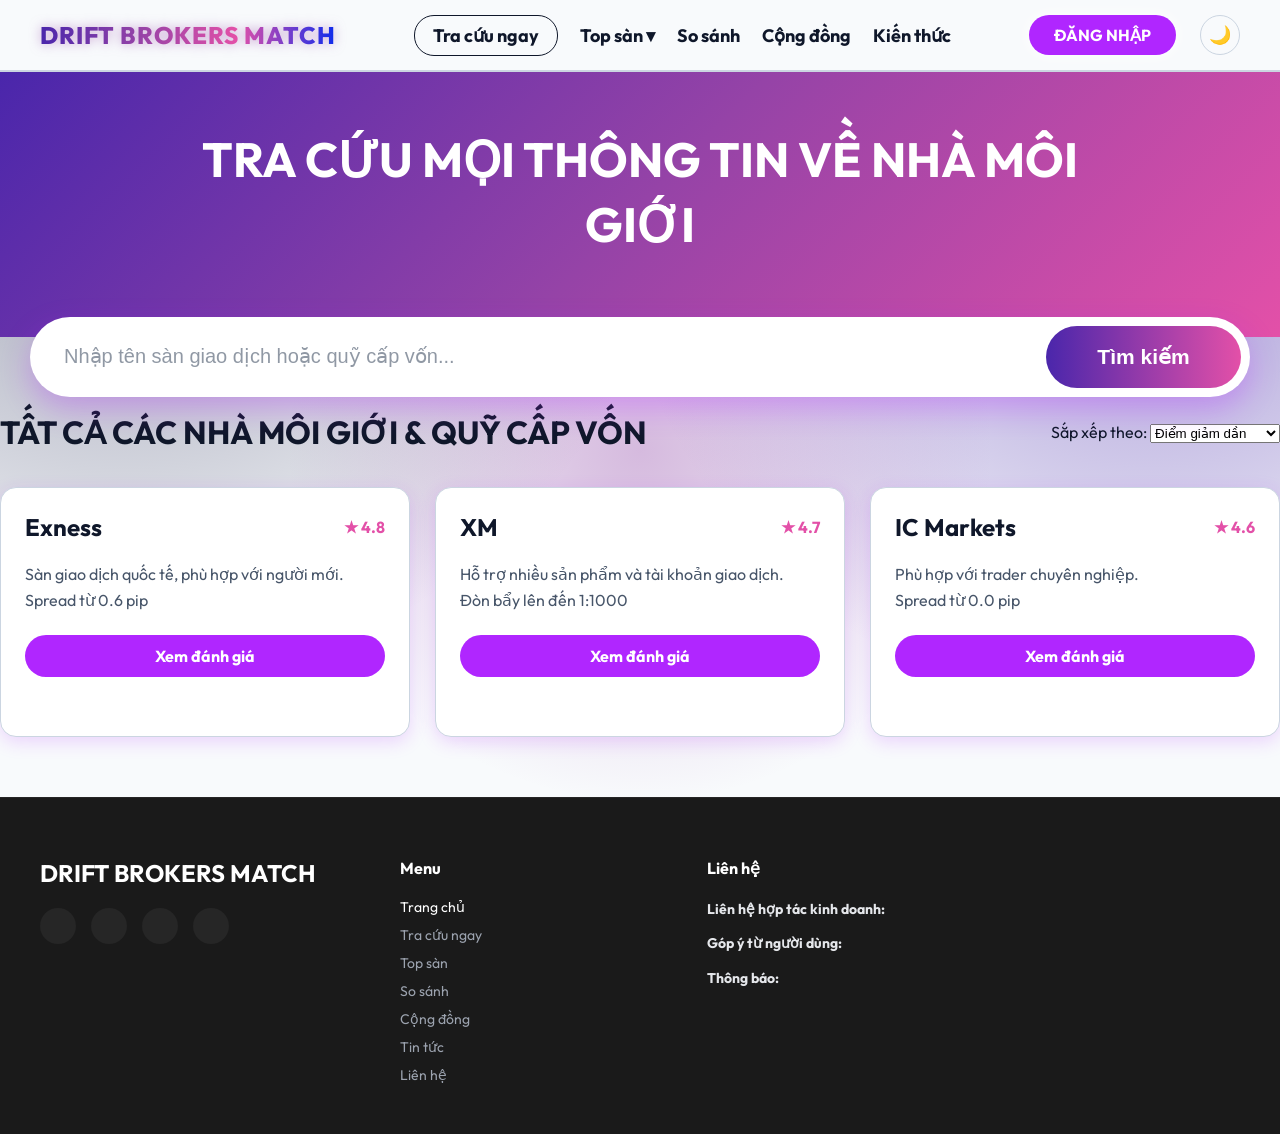
<file: index/tracuu.html>
<!DOCTYPE html>
<html lang="vi">
    <head>
        <meta charset="UTF-8">
        <title>Tra cứu Môi giới - Drift Brokers</title>
        <link rel="preconnect" href="https://fonts.googleapis.com">
        <link rel="preconnect" href="https://fonts.gstatic.com" crossorigin>
        <link href="https://fonts.googleapis.com/css2?family=Outfit:wght@400;500;600;700;800&display=swap" rel="stylesheet">
        <link rel="stylesheet" href="../Style/tracuu.css">
    </head>
    <body>
        <!--#region 1. THANH MENU (Giống hệt trang chủ để giữ sự liền mạch) -->
        <header id="site-header" class="navbar"></header>
        <!--#endregion -->
        <!--#region 2. BANNER TÌM KIẾM -->
        <section class="search-banner">
            <h2>TRA CỨU MỌI THÔNG TIN VỀ NHÀ MÔI GIỚI</h2>
            <div class="search-box">
                <input type="text" placeholder="Nhập tên sàn giao dịch hoặc quỹ cấp vốn...">
                <button>Tìm kiếm</button>
            </div>
        </section>
        <!--#endregion -->
        <!--#region 3. DANH SÁCH LƯỚI 3 CỘT -->
        <section class="broker-list-section">
            <div class="section-header">
                <h3>TẤT CẢ CÁC NHÀ MÔI GIỚI & QUỸ CẤP VỐN</h3>
                <div class="sort-box">
                    <span>Sắp xếp theo:</span>
                    <select class="neon-select">
                        <option>Điểm giảm dần</option>
                        <option>Lượt đánh giá cao</option>
                    </select>
                </div>
            </div>
                <div class="broker-grid">
            <div class="neon-card">
                <div class="card-top">
                    <h3>Exness</h3>
                    <span>★ 4.8</span>
                </div>
                <div class="card-body">
                    <p>Sàn giao dịch quốc tế, phù hợp với người mới.</p>
                    <p>Spread từ 0.6 pip</p>
                </div>
                <a href="#" class="btn-card-action">Xem đánh giá</a>
            </div>

            <div class="neon-card">
                <div class="card-top">
                    <h3>XM</h3>
                    <span>★ 4.7</span>
                </div>
                <div class="card-body">
                    <p>Hỗ trợ nhiều sản phẩm và tài khoản giao dịch.</p>
                    <p>Đòn bẩy lên đến 1:1000</p>
                </div>
                <a href="#" class="btn-card-action">Xem đánh giá</a>
            </div>

            <div class="neon-card">
                <div class="card-top">
                    <h3>IC Markets</h3>
                    <span>★ 4.6</span>
                </div>
                <div class="card-body">
                    <p>Phù hợp với trader chuyên nghiệp.</p>
                    <p>Spread từ 0.0 pip</p>
                </div>
                <a href="#" class="btn-card-action">Xem đánh giá</a>
            </div>
        </div>
        </section>
        <!--#endregion -->
        <footer class="site-footer">
            <div class="footer-container">    
                <div class="footer-col footer-brand">
                    <h2 class="footer-logo">DRIFT BROKERS MATCH</h2>
                    <div class="social-icons">
                        <a href="https://www.facebook.com/" target="_blank"><i class="fab fa-facebook-f"></i></a>
                        <a href="https://x.com/?lang=vi" target="_blank"><i class="fab fa-twitter"></i></a>
                        <a href="https://www.instagram.com/" target="_blank"><i class="fab fa-instagram"></i></a>
                        <a href="https://www.youtube.com/" target="_blank"><i class="fab fa-youtube"></i></a>
                    </div>
                </div>
                <div class="footer-col">
                    <h3>Menu</h3>
                    <ul class="footer-menu">
                        <li><a href="#" class="active">Trang chủ</a></li>
                        <li><a href="#">Tra cứu ngay</a></li>
                        <li><a href="#">Top sàn</a></li>
                        <li><a href="#">So sánh</a></li>
                        <li><a href="#">Cộng đồng</a></li>
                        <li><a href="#">Tin tức</a></li>
                        <li><a href="#">Liên hệ</a></li>
                    </ul>
                </div>
                <div class="footer-col footer-contact">
                    <h3>Liên hệ</h3>
                    <p><strong>Liên hệ hợp tác kinh doanh:</strong> </p>
                    <p><strong>Góp ý từ người dùng:</strong> </p>
                    <p><strong>Thông báo:</strong> </p>
                </div>
            </div>
        </footer>
        <script src="../script.js"></script>
    </body>
</html>
</file>
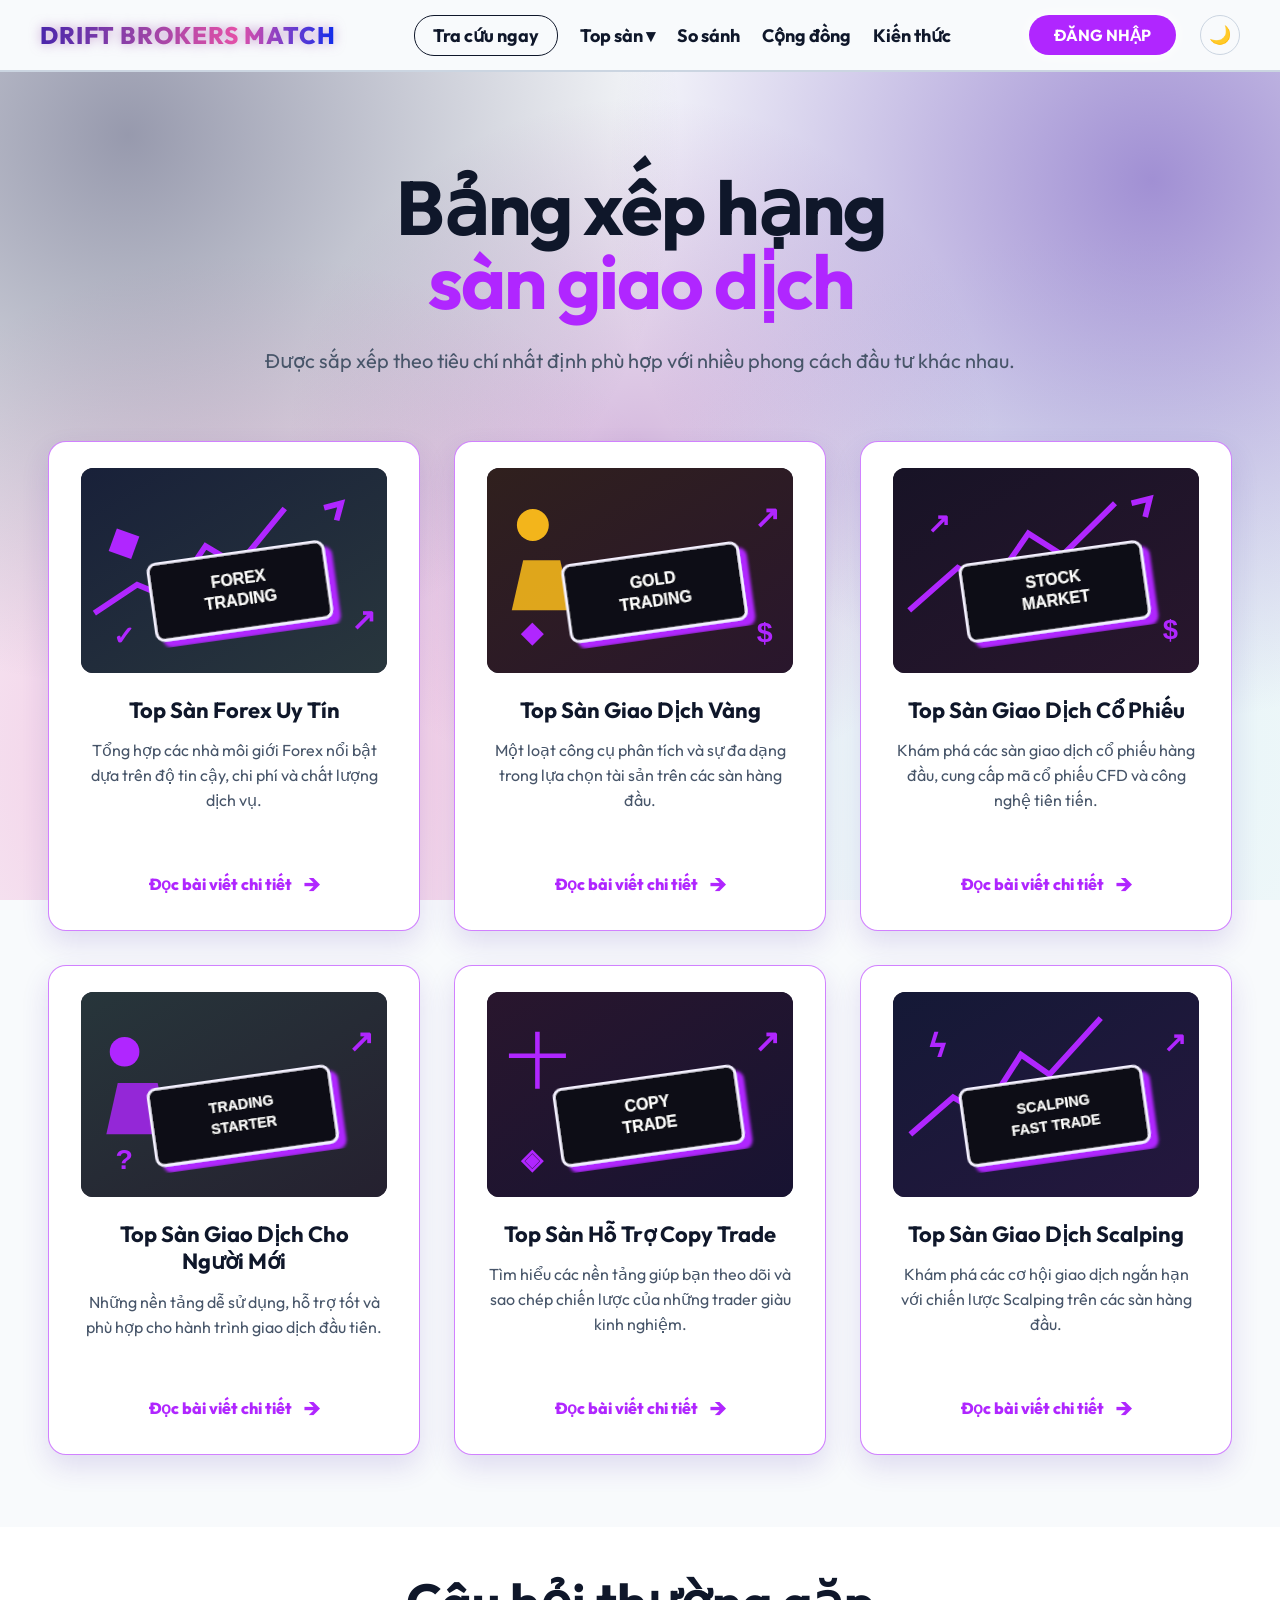
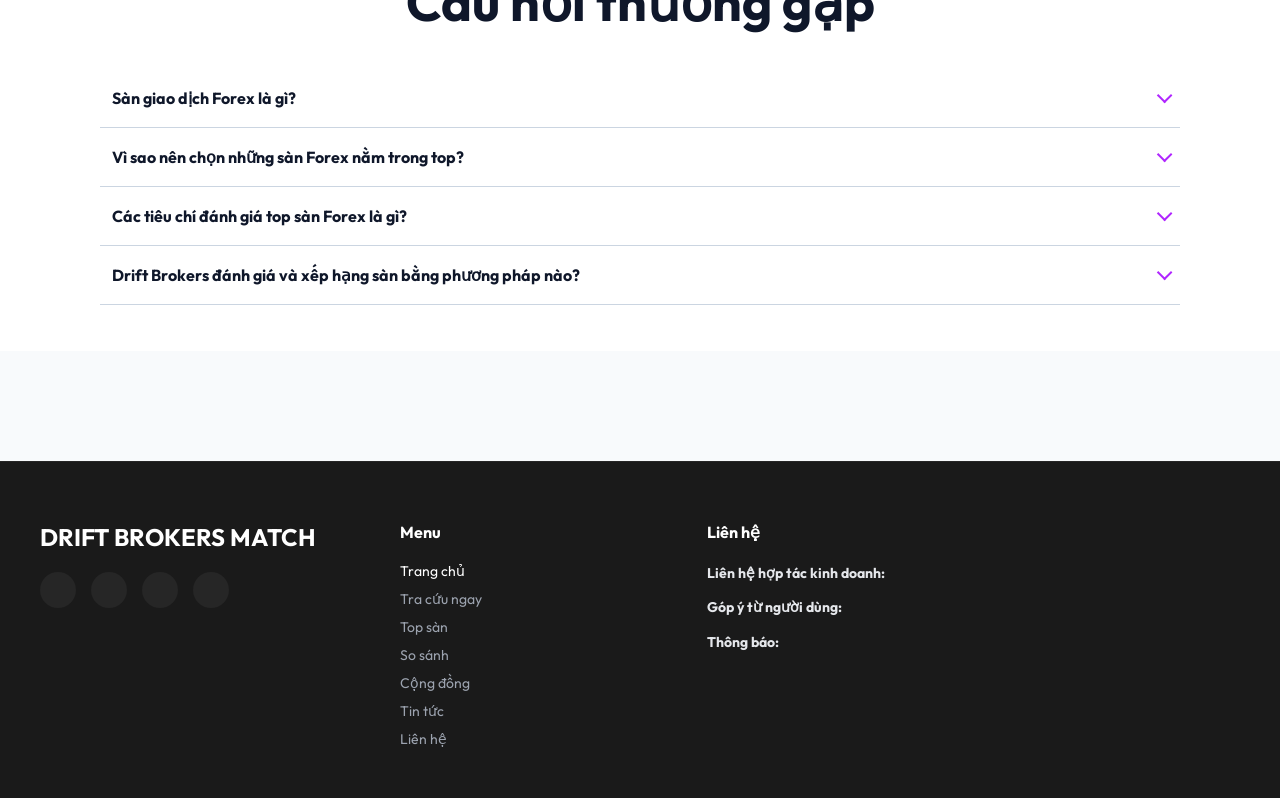
<file: index/topsan/topsan.html>
<!DOCTYPE html>
<html lang="vi">
    <!--#region 1. PHẦN HEAD VÀ KHAI BÁO TRANG -->
    <head>
        <meta charset="UTF-8">
        <title> Drift Brokers Match- Nền Tảng Việt Nam </title>
        <link rel="preconnect" href="https://fonts.googleapis.com">
        <link rel="preconnect" href="https://fonts.gstatic.com" crossorigin>
        <link href="https://fonts.googleapis.com/css2?family=Outfit:wght@400;500;600;700;800&display=swap" rel="stylesheet">
        <link rel="stylesheet" href="../../Style/topsan.css">
    </head>
    <!--#endregion -->
    <body>
        <!--#region 2. THANH MENU -->
        <header id="site-header" class="navbar"></header>
        <!--#endregion -->
        <!--#region 3. PHẦN GIỚI THIỆU TOP SÀN -->
        <main class="topsan-page">
            <section class="topsan-intro topsan-intro--center">
                <h1>Bảng xếp hạng<br><span>sàn giao dịch</span></h1>
                <p class="intro-copy">Được sắp xếp theo tiêu chí nhất định phù hợp với nhiều phong cách đầu tư khác nhau.</p>
            </section>
            <!--#endregion -->
            <!--#region 4. DANH SÁCH CÁC CHỦ ĐỀ TOP SÀN -->
            <section class="category-grid" aria-label="Các bảng xếp hạng sàn giao dịch">
                <!-- Ô chủ đề 1: Forex -->
                <a class="category-card" href="../topsan/Topsanforexuytin.html">
                    <div class="category-art"><img src="../../images/top-forex.svg" alt="Minh họa Top Sàn Forex Uy Tín"></div>
                    <h2>Top Sàn Forex Uy Tín</h2>
                    <p>Tổng hợp các nhà môi giới Forex nổi bật dựa trên độ tin cậy, chi phí và chất lượng dịch vụ.</p>
                    <span class="category-link">Đọc bài viết chi tiết <b>→</b></span>
                </a>
                <!-- Ô chủ đề 2: Vàng -->
                <a class="category-card" href="../tracuu.html?category=vàng">
                    <div class="category-art"><img src="../../images/top-vang.svg" alt="Minh họa Top Sàn Giao Dịch Vàng"></div>
                    <h2>Top Sàn Giao Dịch Vàng</h2>
                    <p>Một loạt công cụ phân tích và sự đa dạng trong lựa chọn tài sản trên các sàn hàng đầu.</p>
                    <span class="category-link">Đọc bài viết chi tiết <b>→</b></span>
                </a>
                <!-- Ô chủ đề 3: Cổ phiếu -->
                <a class="category-card" href="../tracuu.html?category=co-phieu">
                    <div class="category-art"><img src="../../images/top-co-phieu.svg" alt="Minh họa Top Sàn Giao Dịch Cổ Phiếu"></div>
                    <h2>Top Sàn Giao Dịch Cổ Phiếu</h2>
                    <p>Khám phá các sàn giao dịch cổ phiếu hàng đầu, cung cấp mã cổ phiếu CFD và công nghệ tiên tiến.</p>
                    <span class="category-link">Đọc bài viết chi tiết <b>→</b></span>
                </a>
                <!-- Ô chủ đề 4: Người mới -->
                <a class="category-card" href="../tracuu.html?category=nguoi-moi">
                    <div class="category-art"><img src="../../images/top-nguoi-moi.svg" alt="Minh họa Top Sàn Giao Dịch Cho Người Mới"></div>
                    <h2>Top Sàn Giao Dịch Cho Người Mới</h2>
                    <p>Những nền tảng dễ sử dụng, hỗ trợ tốt và phù hợp cho hành trình giao dịch đầu tiên.</p>
                    <span class="category-link">Đọc bài viết chi tiết <b>→</b></span>
                </a>
                <!-- Ô chủ đề 5: Copy trade -->
                <a class="category-card" href="../tracuu.html?category=copy-trade">
                    <div class="category-art"><img src="../../images/top-copy-trade.svg" alt="Minh họa Top Sàn Hỗ Trợ Copy Trade"></div>
                    <h2>Top Sàn Hỗ Trợ Copy Trade</h2>
                    <p>Tìm hiểu các nền tảng giúp bạn theo dõi và sao chép chiến lược của những trader giàu kinh nghiệm.</p>
                    <span class="category-link">Đọc bài viết chi tiết <b>→</b></span>
                </a>
                <!-- Ô chủ đề 6: Scalping -->
                <a class="category-card" href="../tracuu.html?category=scalping">
                    <div class="category-art"><img src="../../images/top-scalping.svg" alt="Minh họa Top Sàn Giao Dịch Scalping"></div>
                    <h2>Top Sàn Giao Dịch Scalping</h2>
                    <p>Khám phá các cơ hội giao dịch ngắn hạn với chiến lược Scalping trên các sàn hàng đầu.</p>
                    <span class="category-link">Đọc bài viết chi tiết <b>→</b></span>
                </a>
            </section>
            <!--#endregion -->
            <!--#region 5. CÂU HỎI THƯỜNG GẶP -->
            <section class="faq-section" aria-labelledby="faq-title">
                <h2 id="faq-title">Câu hỏi thường gặp</h2>
                <div class="faq-list">
                    <details>
                        <summary>Sàn giao dịch Forex là gì?</summary>
                        <p>Sàn giao dịch Forex (Forex Exchange) là nền tảng cho phép nhà đầu tư mua và bán các cặp tiền tệ trên thị trường tài chính, nhà đầu tư có thể mua và bán các cặp tiền tệ này với hy vọng kiếm lời từ sự biến động của tỷ giá hối đoái. Hầu hết các sàn Forex đều được gọi là “Brokers - Sàn môi giới” họ cung cấp hệ thống để người nhà đầu tư có thể giam gia thực hiện giao dịch mua bán.</p>
                    </details>
                    <details>
                        <summary>Vì sao nên chọn những sàn Forex nằm trong top?</summary>
                        <p>Những sàn giao dịch hàng đầu sẽ có những đảm bảo được các tiêu chí như: An toàn và tin cậy, đa dạng về sản phẩm và cặp tiền tệ, phí giao dịch hợp lý, nền tảng giao dịch tiên tiến, hỗ trợ khách hàng tốt. Việc chọn các sàn giao dịch Forex uy tín và hàng đầu đem lại nhiều lợi ích quan trọng mà các sàn khác có thể không đảm bảo được. Tránh những sàn không rõ nguồn gốc hoặc không có giấy phép quản lý, hãy cẩn thận với những sàn này, có thể khiến bạn tiền mất tật mang.</p>
                    </details>
                    <details>
                        <summary>Các tiêu chí đánh giá top sàn Forex là gì?</summary>
                        <p>Cơ quan quản lý: Bảo đảm bởi cơ quan quản lý tài chính để đảm bảo sàn tuân thủ quy định và bảo vệ lợi ích của nhà đầu tư. Đa dạng sản phẩm và cặp tiền tệ: Số lượng và loại cặp tiền tệ, sản phẩm giao dịch mà sàn cung cấp. Phí giao dịch: Các loại phí, hoa hồng và người dùng phải trả khi giao dịch. Nền tảng giao dịch: Chất lượng và tính năng của các nền tảng giao dịch mà sàn cung cấp. Hỗ trợ khách hàng: Đội ngũ hỗ trợ khách hàng và chất lượng dịch vụ. Đánh giá từ người dùng: Ý kiến và đánh giá từ các nhà đầu tư thực tế sử dụng sàn.</p>
                    </details>
                    <details>
                        <summary>Drift Brokers đánh giá và xếp hạng sàn bằng phương pháp nào?</summary>
                        <p>The Brokers thông qua việc thu thập thông tin từ sàn và các nguồn đáng tin cậy, kiểm tra các tiêu chí đánh giá như an toàn, sản phẩm, phí, nền tảng giao dịch và hỗ trợ khách hàng. Chúng tôi cũng thu thập ý kiến và đánh giá từ những người dùng thực tế để đưa ra bảng xếp hạng.</p>
                    </details>
                </div>
            </section>
            <!--#endregion -->
        </main>
        <script src="../../script.js"></script>
    </body>
     <footer class="site-footer">
        <div class="footer-container">    
            <div class="footer-col footer-brand">
                <h2 class="footer-logo">DRIFT BROKERS MATCH</h2>
                <div class="social-icons">
                    <a href="https://www.facebook.com/" target="_blank"><i class="fab fa-facebook-f"></i></a>
                    <a href="https://x.com/?lang=vi" target="_blank"><i class="fab fa-twitter"></i></a>
                    <a href="https://www.instagram.com/" target="_blank"><i class="fab fa-instagram"></i></a>
                    <a href="https://www.youtube.com/" target="_blank"><i class="fab fa-youtube"></i></a>
                </div>
            </div>
            <div class="footer-col">
                <h3>Menu</h3>
                <ul class="footer-menu">
                    <li><a href="#" class="active">Trang chủ</a></li>
                    <li><a href="#">Tra cứu ngay</a></li>
                    <li><a href="#">Top sàn</a></li>
                    <li><a href="#">So sánh</a></li>
                    <li><a href="#">Cộng đồng</a></li>
                    <li><a href="#">Tin tức</a></li>
                    <li><a href="#">Liên hệ</a></li>
                </ul>
            </div>
            <div class="footer-col footer-contact">
                <h3>Liên hệ</h3>
                <p><strong>Liên hệ hợp tác kinh doanh:</strong> </p>
                <p><strong>Góp ý từ người dùng:</strong> </p>
                <p><strong>Thông báo:</strong> </p>
            </div>
        </div>
    </footer>
</html>
</file>
<file: Style/tracuu.css>
/* --- 1. Thiết lập khung toàn trang --- */
* {
    margin: 0; 
    padding: 0; 
    box-sizing: border-box;
}

/* ==========================================
   HỆ THỐNG BIẾN MÀU SÁNG / TỐI (THEME)
=========================================== */
:root {
    --bg-main: #f8fafc;
    --bg-card: #ffffff;
    --text-main: #0f172a;
    --text-muted: #475569;
    --border-color: #cbd5e1;
}

/* KHI BẬT CHẾ ĐỘ TỐI */
body.dark-mode {
    --bg-main: #050505;
    --bg-card: #121212;
    --text-main: #ffffff;
    --text-muted: #cccccc;
    --border-color: #b026ff;
}

body {
    background-color: var(--bg-main);
    color: var(--text-main);
    font-family: 'Outfit', sans-serif;
    transition: background-color 0.3s ease, color 0.3s ease;
    background-image: 
        radial-gradient(circle at 10% 15%, rgba(33, 36, 77, 0.45) 0%, transparent 40%),
        radial-gradient(circle at 90% 20%, rgba(74, 38, 171, 0.5) 0%, transparent 40%),
        radial-gradient(circle at 50% 50%, rgba(149, 67, 167, 0.35) 0%, transparent 45%),
        radial-gradient(circle at 20% 85%, rgba(227, 80, 168, 0.35) 0%, transparent 40%),
        radial-gradient(circle at 85% 85%, rgba(184, 231, 234, 0.3) 0%, transparent 40%);
    background-attachment: fixed;
}

/* --- 2. Thanh menu --- */
.navbar {
    background-color: var(--bg-main);
    padding: 15px 40px;
    display: grid;
    grid-template-columns: auto 1fr auto auto;
    gap: 24px;
    align-items: center;
    border-bottom: 2px solid var(--border-color);
    transition: 0.3s;
}

.navbar > nav {
    min-width: 0;
}

.logo{
    display: inline-block;
    font-size: 24px !important;
    font-weight: 800 !important;
    font-family: 'Outfit', sans-serif;
    text-decoration: none;
    line-height: 1;
    letter-spacing: 1px;
    white-space: nowrap;
    text-transform: uppercase;
    background: linear-gradient(to right, #4A26AB, #9543A7, #E350A8, #0e2cec);
    -webkit-background-clip: text;
    background-clip: text;
    -webkit-text-fill-color: transparent;
    text-fill-color: transparent;
    filter: drop-shadow(0 0 6px rgba(149, 67, 167, 0.5));
}

.logo:visited,
.logo:hover,
.logo:focus {
    text-decoration: none;
}
.nav-links {
    list-style: none;
    display: flex;
    align-items: center;
    justify-content: center;
    gap: 22px;
}
.nav-links li a {
    color: var(--text-main);
    text-decoration: none;
    font-size: 18px;
    font-weight: bold;
    transition: 0.3s;
}
.nav-links li a:hover {
    color: #b026ff;
}
.btn-login {
    background-color: #b026ff;
    color: #ffffff;
    padding: 10px 25px;
    border-radius: 25px;
    text-decoration: none; 
    font-weight: bold;
    box-shadow: 0 0 15px #ffffff;
    transition: 0.3s;
}
.btn-login:hover{
    background-color: var(--text-main);
    color: #b026ff;
    box-shadow: 0 0 15px #ffffff;
}
.btn-outline{
    border: 1px solid;
    padding: 8px 18px;
    border-radius: 20px;
    color: var(--text-main);
}

/* --- TÍNH NĂNG NÚT BẤM SÁNG / TỐI --- */
.theme-btn {
    background: none;
    border: 1px solid var(--border-color);
    border-radius: 50%;
    width: 40px;
    height: 40px;
    cursor: pointer;
    font-size: 18px;
    display: flex;
    align-items: center;
    justify-content: center;
    transition: 0.3s;
    margin-left: 0;
}

@media (max-width: 980px) {
    .navbar {
        grid-template-columns: auto 1fr auto;
        padding: 15px 24px;
    }

    .navbar .theme-btn {
        display: none;
    }

    .nav-links {
        gap: 12px;
    }

    .nav-links li a {
        font-size: 15px;
    }
}

.theme-btn:hover {
    transform: scale(1.1);
}

/* Menu thả xuống (Dropdown) */
.dropdown{
    position: relative;
}
.dropdown-content{
    display: none;
    position: absolute;
    top: 100%;
    left: 0;
    z-index: 20;
    background-color: var(--bg-card);
    min-width: 180px;
    border-radius: 8px;
    border: 1px solid #b026ff;
    padding: 10px 0;
    margin-top: 0;
}
.dropdown-content li a {
    display: block;
    padding: 12px 20px;
    font-weight: normal;
    white-space: nowrap;
    color: var(--text-main);
}
.dropdown:hover .dropdown-content{
    display: block;
}
.dropdown-content li a:hover {
    background-color: rgba(176, 38, 255, 0.1);
}
/* phần tra cứu */
body {
    background-color: var(--bg-main);
    background-image:
        radial-gradient(circle at 10% 15%, rgba(33, 36, 77, .45), transparent 40%),
        radial-gradient(circle at 90% 20%, rgba(74, 38, 171, .5), transparent 40%),
        radial-gradient(circle at 50% 50%, rgba(149, 67, 167, .35), transparent 45%);
}

.search-banner {
    max-width: 1415px;
    height: 265px;
    margin: 0 auto 75px;
    padding: 55px 30px 0;
    text-align: center;
    background: linear-gradient(135deg, #4a26ab, #9543a7, #e350a8);
}

.search-banner h2 {
    max-width: 900px;
    margin: 0 auto;
    color: #ffffff;
    font-size: 48px;
    line-height: 1.35;
}

.search-box {
    position: relative;
    bottom: -35px;
    display: flex;
    max-width: 1360px;
    height: 80px;
    margin: 25px auto 0;
    padding: 9px;
    background: var(--bg-card);
    border-radius: 45px;
    box-shadow: 0 12px 30px rgba(176, 38, 255, .3);
}

.search-box input {
    flex: 1;
    padding: 0 25px;
    border: none;
    outline: none;
    background: transparent;
    color: var(--text-main);
    font-size: 20px;
}

.search-box input::placeholder {
    color: var(--text-muted);
    opacity: .6;
}

.search-box button {
    width: 195px;
    border: none;
    border-radius: 35px;
    background: linear-gradient(90deg, #4a26ab, #e350a8);
    color: #ffffff;
    font-size: 21px;
    font-weight: bold;
    cursor: pointer;
}

.broker-list-section {
    max-width: 1415px;
    margin: 0 auto;
}

.section-header {
    display: flex;
    justify-content: space-between;
    align-items: center;
    margin-bottom: 35px;
}

.section-header h3 {
    margin: 0;
    color: var(--text-main);
    font-size: 32px;
}

.broker-grid {
    display: grid;
    grid-template-columns: repeat(3, 1fr);
    gap: 25px;
}

.neon-card {
    min-height: 250px;
    padding: 24px;
    border: 1px solid var(--border-color);
    border-radius: 16px;
    background: var(--bg-card);
    box-shadow: 0 5px 18px rgba(176, 38, 255, .18);
    transition: .3s;
}

.neon-card:hover {
    transform: translateY(-6px);
    box-shadow: 0 10px 25px rgba(227, 80, 168, .4);
}

.card-top {
    display: flex;
    justify-content: space-between;
    align-items: center;
    margin-bottom: 20px;
}

.card-top h3 {
    margin: 0;
    color: var(--text-main);
    font-size: 24px;
}

.card-top span {
    color: #e350a8;
    font-weight: bold;
}

.card-body p {
    color: var(--text-muted);
    line-height: 1.6;
}

.btn-card-action {
    display: block;
    margin-top: 22px;
    padding: 11px;
    border-radius: 22px;
    background: #b026ff;
    color: #ffffff;
    text-align: center;
    text-decoration: none;
    font-weight: bold;
}

.btn-card-action:hover {
    background: #e350a8;
}

@media (max-width: 800px) {
    .search-banner h2 {
        font-size: 30px;
    }

    .search-box button {
        width: 130px;
        font-size: 16px;
    }

    .broker-grid {
        grid-template-columns: 1fr;
        margin: 25px 15px;
    }
}
/*--Phần chân trang--*/
.site-footer {
    margin-top: 60px;
    background-color: #1a1a1a; 
    color: #9ca3af;
    padding: 60px 20px 40px;
    font-size: 14px;
    border-top: 1px solid rgba(255, 255, 255, 0.05);
}

.footer-container {
    max-width: 1200px;
    margin: 0 auto;
    display: grid;
    grid-template-columns: 1.2fr 1fr 2fr; 
    gap: 40px;
}

.footer-logo {
    font-size: 24px;
    font-weight: bold;
    color: #ffffff;
    margin-bottom: 20px;
    margin-bottom: 20px;
    display: inline-block
}
.social-icons {
    display: flex;
    gap: 15px;
}

.social-icons a {
    display: flex;
    align-items: center;
    justify-content: center;
    width: 36px;
    height: 36px;
    background-color: rgba(255, 255, 255, 0.05);
    color: #ffffff;
    border-radius: 50%;
    text-decoration: none;
    transition: background 0.3s ease;
}

.social-icons a:hover {
    background-color: #00bfff;
}

.footer-col h3 {
    font-size: 16px;
    font-weight: bold;
    color: #ffffff;
    margin-bottom: 20px;
}

.footer-menu {
    list-style: none;
    padding: 0;
    margin: 0;
}

.footer-menu li {
    margin-bottom: 10px;
}

.footer-menu a {
    color: #9ca3af;
    text-decoration: none;
    transition: color 0.2s ease;
}

.footer-menu a:hover, .footer-menu a.active {
    color: #ffffff;
}

.footer-contact p {
    margin-bottom: 12px;
    line-height: 1.6;
}

.footer-contact strong {
    color: #e5e7eb;
}
</file>
<file: Style/topsan.css>
/* --- 1. Thiết lập khung toàn trang --- */
* {
    margin: 0; 
    padding: 0; 
    box-sizing: border-box;
}

/* ==========================================
   HỆ THỐNG BIẾN MÀU SÁNG / TỐI (THEME)
=========================================== */
:root {
    --bg-main: #f8fafc;
    --bg-card: #ffffff;
    --text-main: #0f172a;
    --text-muted: #475569;
    --border-color: #cbd5e1;
}

/* KHI BẬT CHẾ ĐỘ TỐI */
body.dark-mode {
    --bg-main: #050505;
    --bg-card: #121212;
    --text-main: #ffffff;
    --text-muted: #cccccc;
    --border-color: #b026ff;
}

body {
    background-color: var(--bg-main);
    color: var(--text-main);
    font-family: 'Outfit', sans-serif;
    transition: background-color 0.3s ease, color 0.3s ease;
    background-image: 
        radial-gradient(circle at 10% 15%, rgba(33, 36, 77, 0.45) 0%, transparent 40%),
        radial-gradient(circle at 90% 20%, rgba(74, 38, 171, 0.5) 0%, transparent 40%),
        radial-gradient(circle at 50% 50%, rgba(149, 67, 167, 0.35) 0%, transparent 45%),
        radial-gradient(circle at 20% 85%, rgba(227, 80, 168, 0.35) 0%, transparent 40%),
        radial-gradient(circle at 85% 85%, rgba(184, 231, 234, 0.3) 0%, transparent 40%);
    background-attachment: fixed;
}

/* --- 2. Thanh menu --- */
.navbar {
    background-color: var(--bg-main);
    padding: 15px 40px;
    display: grid;
    grid-template-columns: auto 1fr auto auto;
    gap: 24px;
    align-items: center;
    border-bottom: 2px solid var(--border-color);
    transition: 0.3s;
}

.navbar > nav {
    min-width: 0;
}

.logo{
    display: inline-block;
    font-size: 24px !important;
    font-weight: 800 !important;
    font-family: 'Outfit', sans-serif;
    text-decoration: none;
    line-height: 1;
    letter-spacing: 1px;
    white-space: nowrap;
    text-transform: uppercase;
    background: linear-gradient(to right, #4A26AB, #9543A7, #E350A8, #0e2cec);
    -webkit-background-clip: text;
    background-clip: text;
    -webkit-text-fill-color: transparent;
    filter: drop-shadow(0 0 6px rgba(149, 67, 167, 0.5));
}

.logo:visited,
.logo:hover,
.logo:focus {
    text-decoration: none;
}
.nav-links {
    list-style: none;
    display: flex;
    align-items: center;
    justify-content: center;
    gap: 22px;
}
.nav-links li a {
    color: var(--text-main);
    text-decoration: none;
    font-size: 18px;
    font-weight: bold;
    transition: 0.3s;
}
.nav-links li a:hover {
    color: #b026ff;
}
.btn-login {
    background-color: #b026ff;
    color: #ffffff;
    padding: 10px 25px;
    border-radius: 25px;
    text-decoration: none; 
    font-weight: bold;
    box-shadow: 0 0 15px #ffffff;
    transition: 0.3s;
}
.btn-login:hover{
    background-color: var(--text-main);
    color: #b026ff;
    box-shadow: 0 0 15px #ffffff;
}
.btn-outline{
    border: 1px solid;
    padding: 8px 18px;
    border-radius: 20px;
    color: var(--text-main);
}

/* --- TÍNH NĂNG NÚT BẤM SÁNG / TỐI --- */
.theme-btn {
    background: none;
    border: 1px solid var(--border-color);
    border-radius: 50%;
    width: 40px;
    height: 40px;
    cursor: pointer;
    font-size: 18px;
    display: flex;
    align-items: center;
    justify-content: center;
    transition: 0.3s;
    margin-left: 0;
}

@media (max-width: 980px) {
    .navbar {
        grid-template-columns: auto 1fr auto;
        padding: 15px 24px;
    }

    .navbar .theme-btn {
        display: none;
    }

    .nav-links {
        gap: 12px;
    }

    .nav-links li a {
        font-size: 15px;
    }
}

.theme-btn:hover {
    transform: scale(1.1);
}

/* ==========================================
    3. MENU THẢ XUỐNG (DROPDOWN)
=========================================== */
.dropdown{
    position: relative;
}
.dropdown-content{
    display: none;
    position: absolute;
    top: 100%;
    left: 0;
    z-index: 20;
    background-color: var(--bg-card);
    min-width: 180px;
    border-radius: 8px;
    border: 1px solid #b026ff;
    padding: 10px 0;
    margin-top: 0;
}
.dropdown-content li a {
    display: block;
    padding: 12px 20px;
    font-weight: normal;
    white-space: nowrap;
    color: var(--text-main);
}
.dropdown:hover .dropdown-content{
    display: block;
}
.dropdown-content li a:hover {
    background-color: rgba(176, 38, 255, 0.1);
}

/* ==========================================
    4. KHUNG TRANG TOP SÀN
=========================================== */
.topsan-page {
    max-width: 1240px;
    margin: 0 auto;
    padding: 82px 28px 110px;
}

.topsan-intro {
    max-width: 850px;
}

.topsan-intro--center {
    margin: 0 auto;
    text-align: center;
}

.eyebrow,
.toolbar-label,
.broker-type {
    color: #b026ff;
    font-size: 12px;
    font-weight: 800;
    letter-spacing: 2px;
}

.topsan-intro h1 {
    margin-top: 16px;
    font-size: clamp(42px, 6vw, 76px);
    line-height: .98;
    letter-spacing: -2px;
    text-align: center;
}

.topsan-intro h1 span {
    color: #b026ff;
}

.intro-copy {
    max-width: 850px;
    margin-top: 26px;
    color: var(--text-muted);
    font-size: 20px;
    line-height: 1.6;
    text-align: center;
}

/* ==========================================
    5. BỘ LỌC VÀ SẮP XẾP
=========================================== */
.ranking-panel {
    margin-top: 72px;
}

.ranking-toolbar {
    display: flex;
    align-items: end;
    justify-content: space-between;
    gap: 24px;
    padding-bottom: 22px;
    border-bottom: 1px solid var(--border-color);
}

.filter-list {
    display: flex;
    flex-wrap: wrap;
    gap: 10px;
    margin-top: 14px;
}

.filter-button {
    border: 1px solid var(--border-color);
    border-radius: 999px;
    background: transparent;
    color: var(--text-muted);
    padding: 10px 17px;
    cursor: pointer;
    font: inherit;
}

.filter-button.is-active,
.filter-button:hover {
    color: #fff;
    border-color: #b026ff;
    background: #b026ff;
}

.sort-control {
    display: grid;
    gap: 8px;
    color: var(--text-muted);
    font-size: 13px;
}

.sort-control select {
    min-width: 180px;
    border: 1px solid var(--border-color);
    border-radius: 4px;
    background: var(--bg-card);
    color: var(--text-main);
    padding: 11px 14px;
    font: inherit;
}

/* ==========================================
    6. CARD SÀN GIAO DỊCH
=========================================== */
.topsan-grid {
    display: grid;
    grid-template-columns: repeat(3, 1fr);
    gap: 18px;
    margin-top: 28px;
}

.broker-card {
    position: relative;
    min-height: 390px;
    padding: 28px;
    overflow: hidden;
    background: var(--bg-card);
    border: 1px solid var(--border-color);
    border-radius: 8px;
    transition: transform .25s ease, border-color .25s ease;
}

.broker-card:hover {
    transform: translateY(-6px);
    border-color: #b026ff;
}

.broker-card--featured {
    border-color: #b026ff;
    box-shadow: 0 14px 35px rgba(176, 38, 255, .16);
}

.rank-number {
    position: absolute;
    right: 24px;
    top: 18px;
    color: var(--text-muted);
    opacity: .35;
    font-size: 44px;
    font-weight: 800;
}

.broker-card__head,
.score-line,
.broker-stats div {
    display: flex;
    align-items: center;
    justify-content: space-between;
}

.broker-card__head {
    padding-right: 54px;
}

.status-dot {
    color: #16835b;
    font-size: 11px;
}

.status-dot::before {
    content: '';
    display: inline-block;
    width: 6px;
    height: 6px;
    margin-right: 5px;
    border-radius: 50%;
    background: currentColor;
}

.broker-card h2 {
    margin-top: 32px;
    font-size: 29px;
}

.broker-description {
    min-height: 72px;
    margin-top: 12px;
    color: var(--text-muted);
    line-height: 1.55;
}

.score-line {
    margin: 24px 0;
    padding: 16px 0;
    border-top: 1px solid var(--border-color);
    border-bottom: 1px solid var(--border-color);
}

.score-line strong {
    font-size: 30px;
}

.score-line span {
    margin-right: auto;
    color: var(--text-muted);
    font-size: 13px;
}

.score-line b {
    color: #f3b51b;
    letter-spacing: 2px;
}

.broker-stats {
    display: grid;
    gap: 10px;
    color: var(--text-muted);
    font-size: 13px;
}

.broker-stats dt,
.broker-stats dd {
    margin: 0;
}

.broker-stats dd {
    color: var(--text-main);
    font-weight: 700;
}

.broker-link {
    display: flex;
    justify-content: space-between;
    margin-top: 28px;
    color: var(--text-main);
    font-weight: 800;
    text-decoration: none;
}

.broker-link span {
    color: #b026ff;
    font-size: 22px;
}

/* ==========================================
    7. CÁC Ô CHỦ ĐỀ TOP SÀN
=========================================== */
.category-grid {
    display: grid;
    grid-template-columns: repeat(3, 1fr);
    gap: 34px;
    margin-top: 64px;
}

.category-card {
    display: flex;
    min-height: 490px;
    flex-direction: column;
    align-items: center;
    padding: 26px 32px 30px;
    background: var(--bg-card);
    border: 1px solid rgba(176, 38, 255, .58);
    border-radius: 18px;
    color: var(--text-main);
    text-align: center;
    text-decoration: none;
    box-shadow: 0 12px 28px rgba(74, 38, 171, .14);
    transition: transform .25s ease, border-color .25s ease, box-shadow .25s ease;
}

.category-card:hover {
    transform: translateY(-8px);
    border-color: #b026ff;
    box-shadow: 0 18px 34px rgba(176, 38, 255, .3);
}

/* Khu vực minh họa tạm thời, sau này có thể thay bằng ảnh thật */
.category-art {
    position: relative;
    display: grid;
    width: 100%;
    height: 205px;
    place-items: center;
    overflow: hidden;
    margin-bottom: 24px;
    border-radius: 12px;
    background: #171326;
}

.category-art img {
    display: block;
    width: 100%;
    height: 100%;
    object-fit: cover;
    object-position: center;
}


.category-card h2 {
    max-width: 290px;
    font-size: 22px;
    line-height: 1.25;
}

.category-card p {
    max-width: 310px;
    margin-top: 14px;
    color: var(--text-muted);
    font-size: 16px;
    line-height: 1.55;
}

.category-link {
    display: flex;
    gap: 12px;
    align-items: center;
    margin-top: auto;
    padding-top: 24px;
    color: #b026ff;
    font-weight: 800;
}

.category-link b {
    font-size: 25px;
}

/* ==========================================
    8. CÂU HỎI THƯỜNG GẶP
=========================================== */
.faq-section {
    position: relative;
    left: 50%;
    width: 100vw;
    margin: 72px 0 0;
    padding: 42px 0 46px;
    transform: translateX(-50%);
    background: var(--bg-card);
}

.faq-section h2 {
    margin-bottom: 34px;
    color: var(--text-main);
    font-size: clamp(34px, 5vw, 52px);
    text-align: center;
}

.faq-list {
    width: min(1080px, calc(100% - 48px));
    margin: 0 auto;
}

.faq-list details {
    border-bottom: 1px solid var(--border-color);
}

.faq-list summary {
    display: flex;
    align-items: center;
    justify-content: space-between;
    padding: 19px 12px;
    color: var(--text-main);
    cursor: pointer;
    font-size: 16px;
    font-weight: 700;
    list-style: none;
}

.faq-list summary::-webkit-details-marker {
    display: none;
}

.faq-list summary::after {
    content: '';
    width: 9px;
    height: 9px;
    margin-left: 16px;
    border-right: 2px solid #b026ff;
    border-bottom: 2px solid #b026ff;
    transform: rotate(45deg) translateY(-3px);
    transition: transform .2s ease;
}

.faq-list details[open] summary::after {
    transform: rotate(225deg) translateY(-3px);
}

.faq-list details p {
    max-width: none;
    padding: 0 12px 22px;
    color: var(--text-muted);
    line-height: 1.65;
}

/* ==========================================
    9. RESPONSIVE
=========================================== */
@media (max-width: 800px) {
    .topsan-page {
        padding: 52px 18px 80px;
    }

    .ranking-toolbar {
        align-items: start;
        flex-direction: column;
    }

    .topsan-grid {
        grid-template-columns: 1fr;
    }

    .sort-control,
    .sort-control select {
        width: 100%;
    }

}

@media (max-width: 900px) {
    .category-grid {
        grid-template-columns: repeat(2, 1fr);
    }
}

@media (max-width: 600px) {
    .category-grid {
        grid-template-columns: 1fr;
        gap: 22px;
        margin-top: 42px;
    }

    .category-card {
        min-height: 450px;
    }
}
/*--Phần chân trang--*/
.site-footer {
    background-color: #1a1a1a; 
    color: #9ca3af;
    padding: 60px 20px 40px;
    font-size: 14px;
    border-top: 1px solid rgba(255, 255, 255, 0.05);
}

.footer-container {
    max-width: 1200px;
    margin: 0 auto;
    display: grid;
    grid-template-columns: 1.2fr 1fr 2fr; 
    gap: 40px;
}

.footer-logo {
    font-size: 24px;
    font-weight: bold;
    color: #ffffff;
    margin-bottom: 20px;
    margin-bottom: 20px;
    display: inline-block
}
.social-icons {
    display: flex;
    gap: 15px;
}

.social-icons a {
    display: flex;
    align-items: center;
    justify-content: center;
    width: 36px;
    height: 36px;
    background-color: rgba(255, 255, 255, 0.05);
    color: #ffffff;
    border-radius: 50%;
    text-decoration: none;
    transition: background 0.3s ease;
}

.social-icons a:hover {
    background-color: #00bfff;
}

.footer-col h3 {
    font-size: 16px;
    font-weight: bold;
    color: #ffffff;
    margin-bottom: 20px;
}

.footer-menu {
    list-style: none;
    padding: 0;
    margin: 0;
}

.footer-menu li {
    margin-bottom: 10px;
}

.footer-menu a {
    color: #9ca3af;
    text-decoration: none;
    transition: color 0.2s ease;
}

.footer-menu a:hover, .footer-menu a.active {
    color: #ffffff;
}

.footer-contact p {
    margin-bottom: 12px;
    line-height: 1.6;
}

.footer-contact strong {
    color: #e5e7eb;
}
</file>
